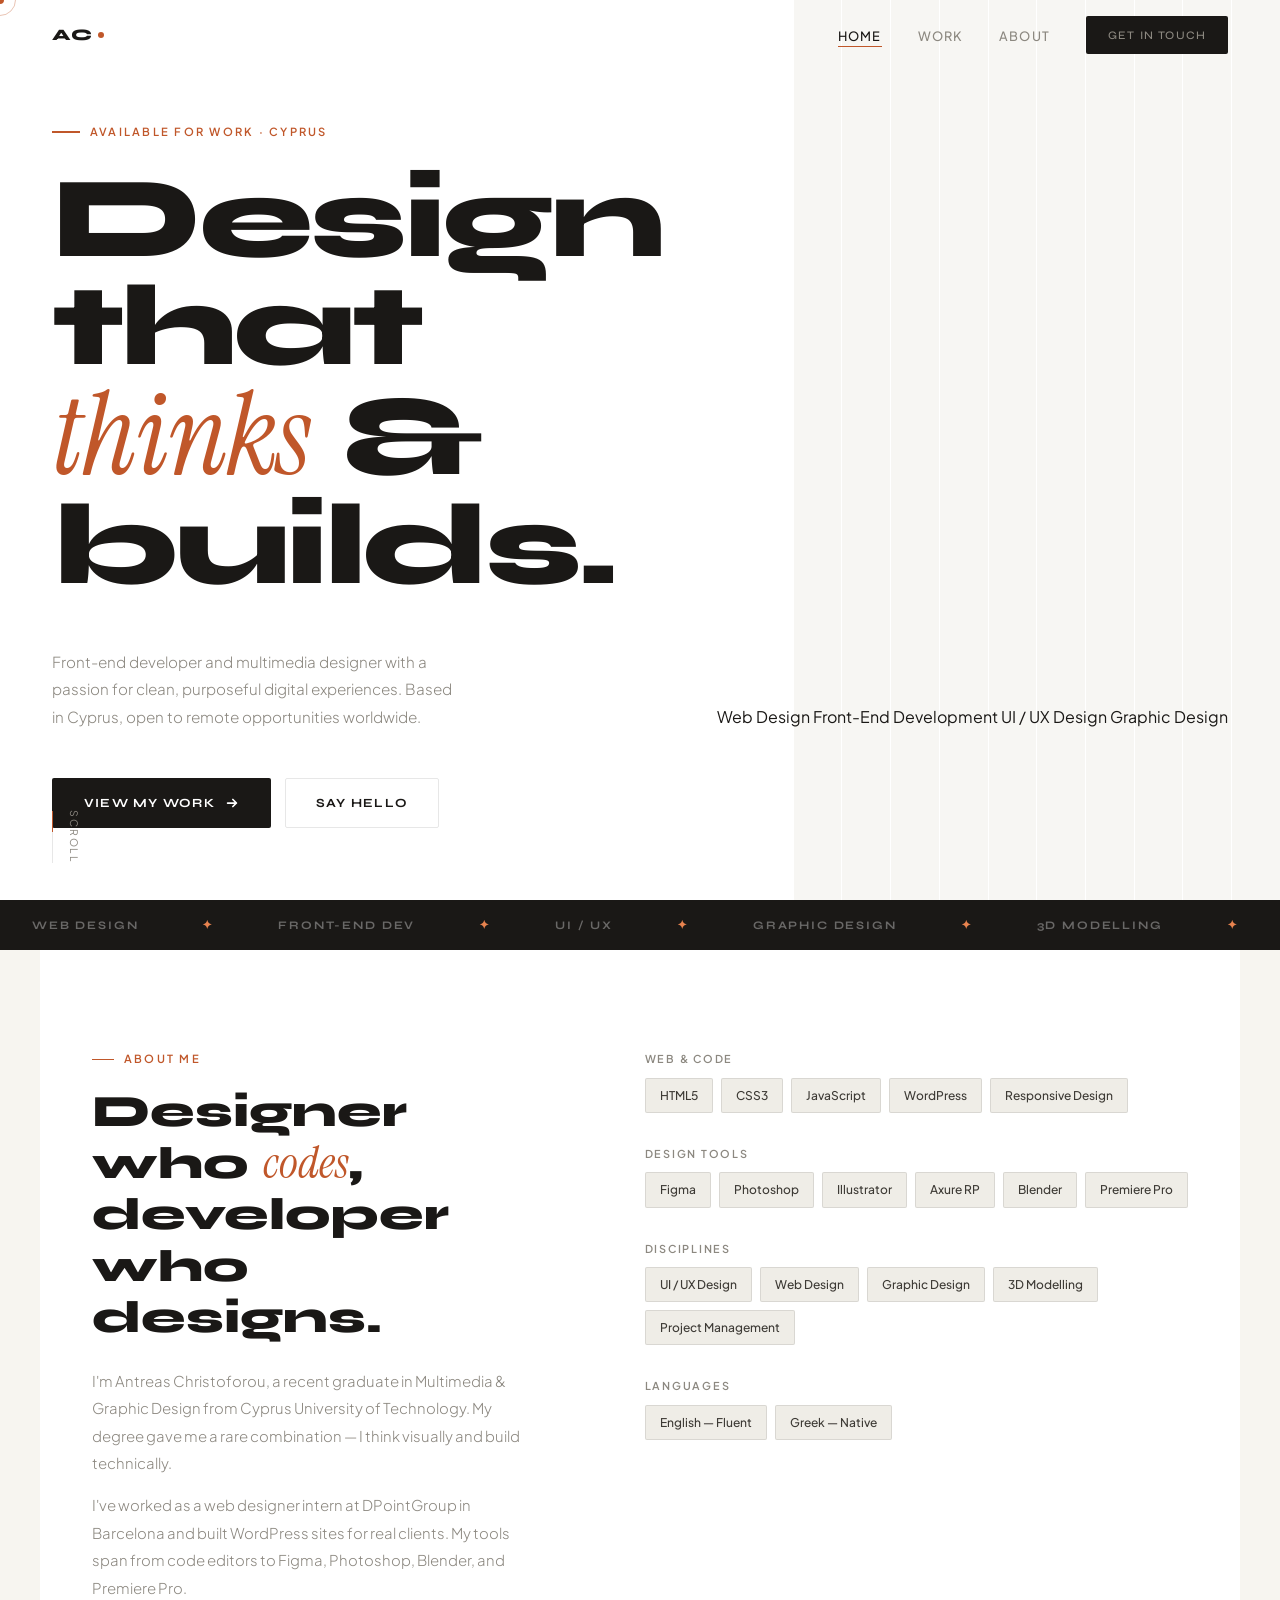
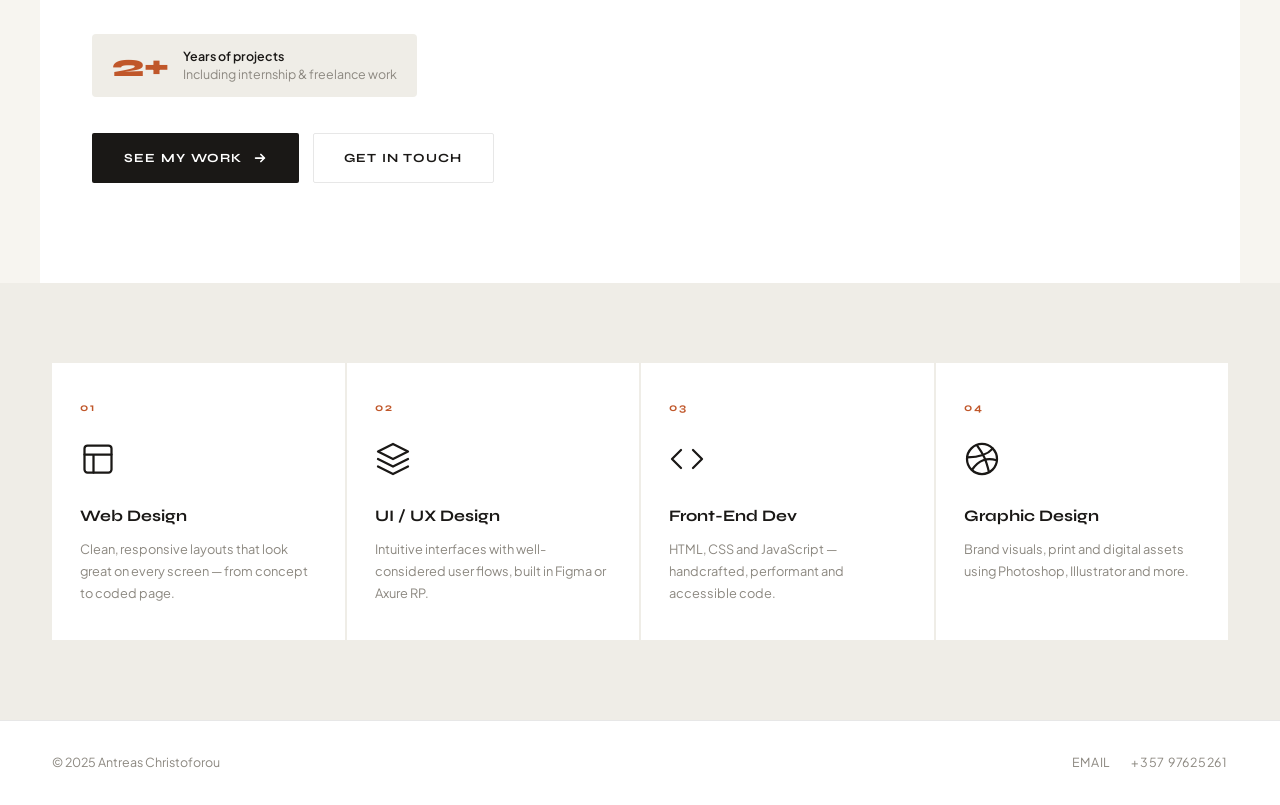
<file: index.html>
<!DOCTYPE html>
<html lang="en">
<head>
  <meta charset="UTF-8">
  <meta name="viewport" content="width=device-width, initial-scale=1.0">
  <title>Antreas Christoforou — Front-End Developer & Designer</title>
  <meta name="description" content="Front-end developer and multimedia designer based in Cyprus. Specialising in web design, UI/UX and creative digital experiences.">
  <link rel="stylesheet" href="styles.css">
</head>
<body>

  <!-- Cursor -->
  <div class="cursor"></div>
  <div class="cursor-ring"></div>

  <!-- Nav -->
  <nav>
    <a href="index.html" class="nav-logo">AC<span class="nav-logo-dot"></span></a>
    <ul class="nav-links">
      <li><a href="index.html" class="active">Home</a></li>
      <li><a href="portfolio.html">Work</a></li>
      <li><a href="index.html#about">About</a></li>
      <li><a href="mailto:christoforou.a8@gmail.com" class="btn-primary" style="padding:10px 22px;font-size:.72rem;">Get in touch</a></li>
    </ul>
    <button class="nav-toggle" aria-label="Toggle menu">
      <span></span><span></span><span></span>
    </button>
  </nav>
  <nav class="nav-drawer">
    <a href="index.html">Home</a>
    <a href="portfolio.html">Work</a>
    <a href="index.html#about">About</a>
    <a href="mailto:christoforou.a8@gmail.com">Contact</a>
  </nav>

  <!-- Hero -->
  <section class="hero">
    <div class="hero-lines">
      <span></span><span></span><span></span><span></span><span></span>
      <span></span><span></span><span></span><span></span><span></span>
    </div>

    <div class="scroll-indicator">
      <div class="scroll-bar"></div>
      <span>Scroll</span>
    </div>

    <div class="hero-eyebrow">
      <span class="hero-eyebrow-line"></span>
      Available for work · Cyprus
    </div>

    <h1 class="hero-heading">
      Design that<br>
      <em>thinks</em> &amp;<br>
      builds.
    </h1>

    <div class="hero-bottom">
      <p class="hero-desc">
        Front-end developer and multimedia designer with a passion for clean, purposeful digital experiences. Based in Cyprus, open to remote opportunities worldwide.
      </p>
      <div class="hero-roles">
        <span>Web Design</span>
        <span>Front-End Development</span>
        <span>UI / UX Design</span>
        <span>Graphic Design</span>
      </div>
    </div>

    <div class="hero-actions" style="margin-top:48px;">
      <a href="portfolio.html" class="btn-primary">
        View my work
        <svg viewBox="0 0 16 16" fill="none" width="14" height="14" stroke="currentColor" stroke-width="2" stroke-linecap="round" stroke-linejoin="round">
          <path d="M3 8h10M9 4l4 4-4 4"/>
        </svg>
      </a>
      <a href="mailto:christoforou.a8@gmail.com" class="btn-ghost">Say hello</a>
    </div>
  </section>

  <!-- Marquee -->
  <div class="marquee-strip" aria-hidden="true">
    <div class="marquee-track">
      <span>Web Design</span><span class="accent">✦</span>
      <span>Front-End Dev</span><span class="accent">✦</span>
      <span>UI / UX</span><span class="accent">✦</span>
      <span>Graphic Design</span><span class="accent">✦</span>
      <span>3D Modelling</span><span class="accent">✦</span>
      <span>Figma</span><span class="accent">✦</span>
      <span>Blender</span><span class="accent">✦</span>
      <span>WordPress</span><span class="accent">✦</span>
      <span>Photoshop</span><span class="accent">✦</span>
      <span>Illustrator</span><span class="accent">✦</span>
      <!-- duplicate for seamless loop -->
      <span>Web Design</span><span class="accent">✦</span>
      <span>Front-End Dev</span><span class="accent">✦</span>
      <span>UI / UX</span><span class="accent">✦</span>
      <span>Graphic Design</span><span class="accent">✦</span>
      <span>3D Modelling</span><span class="accent">✦</span>
      <span>Figma</span><span class="accent">✦</span>
      <span>Blender</span><span class="accent">✦</span>
      <span>WordPress</span><span class="accent">✦</span>
      <span>Photoshop</span><span class="accent">✦</span>
      <span>Illustrator</span><span class="accent">✦</span>
    </div>
  </div>

  <!-- About -->
  <section class="about-section" id="about">
    <div>
      <div class="about-label reveal">About me</div>
      <h2 class="reveal d1">Designer who <em>codes</em>,<br>developer who designs.</h2>
      <p class="reveal d2">
        I'm Antreas Christoforou, a recent graduate in Multimedia &amp; Graphic Design from Cyprus University of Technology. My degree gave me a rare combination — I think visually and build technically.
      </p>
      <p class="reveal d3">
        I've worked as a web designer intern at DPointGroup in Barcelona and built WordPress sites for real clients. My tools span from code editors to Figma, Photoshop, Blender, and Premiere Pro.
      </p>

      <div class="exp-badge reveal d4">
        <div class="exp-badge-num">2+</div>
        <div class="exp-badge-text">
          <strong>Years of projects</strong>
          Including internship &amp; freelance work
        </div>
      </div>

      <div class="hero-actions reveal d5">
        <a href="portfolio.html" class="btn-primary">
          See my work
          <svg viewBox="0 0 16 16" fill="none" width="14" height="14" stroke="currentColor" stroke-width="2" stroke-linecap="round" stroke-linejoin="round"><path d="M3 8h10M9 4l4 4-4 4"/></svg>
        </a>
        <a href="mailto:christoforou.a8@gmail.com" class="btn-ghost">Get in touch</a>
      </div>
    </div>

    <div class="skills-block">
      <div class="reveal">
        <div class="skills-category-label">Web &amp; Code</div>
        <div class="skills-tags">
          <span class="skill-tag">HTML5</span>
          <span class="skill-tag">CSS3</span>
          <span class="skill-tag">JavaScript</span>
          <span class="skill-tag">WordPress</span>
          <span class="skill-tag">Responsive Design</span>
        </div>
      </div>
      <div class="reveal d1">
        <div class="skills-category-label">Design Tools</div>
        <div class="skills-tags">
          <span class="skill-tag">Figma</span>
          <span class="skill-tag">Photoshop</span>
          <span class="skill-tag">Illustrator</span>
          <span class="skill-tag">Axure RP</span>
          <span class="skill-tag">Blender</span>
          <span class="skill-tag">Premiere Pro</span>
        </div>
      </div>
      <div class="reveal d2">
        <div class="skills-category-label">Disciplines</div>
        <div class="skills-tags">
          <span class="skill-tag">UI / UX Design</span>
          <span class="skill-tag">Web Design</span>
          <span class="skill-tag">Graphic Design</span>
          <span class="skill-tag">3D Modelling</span>
          <span class="skill-tag">Project Management</span>
        </div>
      </div>
      <div class="reveal d3">
        <div class="skills-category-label">Languages</div>
        <div class="skills-tags">
          <span class="skill-tag">English — Fluent</span>
          <span class="skill-tag">Greek — Native</span>
        </div>
      </div>
    </div>
  </section>

  <!-- Services -->
  <div class="services-strip">
    <div class="services-grid">
      <div class="service-card reveal">
        <div class="service-num">01</div>
        <svg class="service-icon" viewBox="0 0 24 24" fill="none" stroke="currentColor" stroke-width="1.5" stroke-linecap="round" stroke-linejoin="round">
          <rect x="3" y="3" width="18" height="18" rx="2"/><path d="M3 9h18M9 21V9"/>
        </svg>
        <h4>Web Design</h4>
        <p>Clean, responsive layouts that look great on every screen — from concept to coded page.</p>
      </div>
      <div class="service-card reveal d1">
        <div class="service-num">02</div>
        <svg class="service-icon" viewBox="0 0 24 24" fill="none" stroke="currentColor" stroke-width="1.5" stroke-linecap="round" stroke-linejoin="round">
          <path d="M12 2L2 7l10 5 10-5-10-5zM2 17l10 5 10-5M2 12l10 5 10-5"/>
        </svg>
        <h4>UI / UX Design</h4>
        <p>Intuitive interfaces with well-considered user flows, built in Figma or Axure RP.</p>
      </div>
      <div class="service-card reveal d2">
        <div class="service-num">03</div>
        <svg class="service-icon" viewBox="0 0 24 24" fill="none" stroke="currentColor" stroke-width="1.5" stroke-linecap="round" stroke-linejoin="round">
          <polyline points="16 18 22 12 16 6"/><polyline points="8 6 2 12 8 18"/>
        </svg>
        <h4>Front-End Dev</h4>
        <p>HTML, CSS and JavaScript — handcrafted, performant and accessible code.</p>
      </div>
      <div class="service-card reveal d3">
        <div class="service-num">04</div>
        <svg class="service-icon" viewBox="0 0 24 24" fill="none" stroke="currentColor" stroke-width="1.5" stroke-linecap="round" stroke-linejoin="round">
          <circle cx="12" cy="12" r="10"/><path d="M8.56 2.75c4.37 6.03 6.02 9.42 8.03 17.72m2.54-15.38c-3.72 4.35-8.94 5.66-16.88 5.85m19.5 1.9c-3.5-.93-6.63-.82-8.94 0-2.58.92-5.01 2.86-7.44 6.32"/>
        </svg>
        <h4>Graphic Design</h4>
        <p>Brand visuals, print and digital assets using Photoshop, Illustrator and more.</p>
      </div>
    </div>
  </div>

  <!-- Footer -->
  <footer class="site-footer">
    <p>© 2025 Antreas Christoforou</p>
    <div class="footer-socials">
      <a href="mailto:christoforou.a8@gmail.com">Email</a>
      <a href="tel:+35797625261">+357 97625261</a>
    </div>
  </footer>

  <script src="main.js"></script>
</body>
</html>
</file>
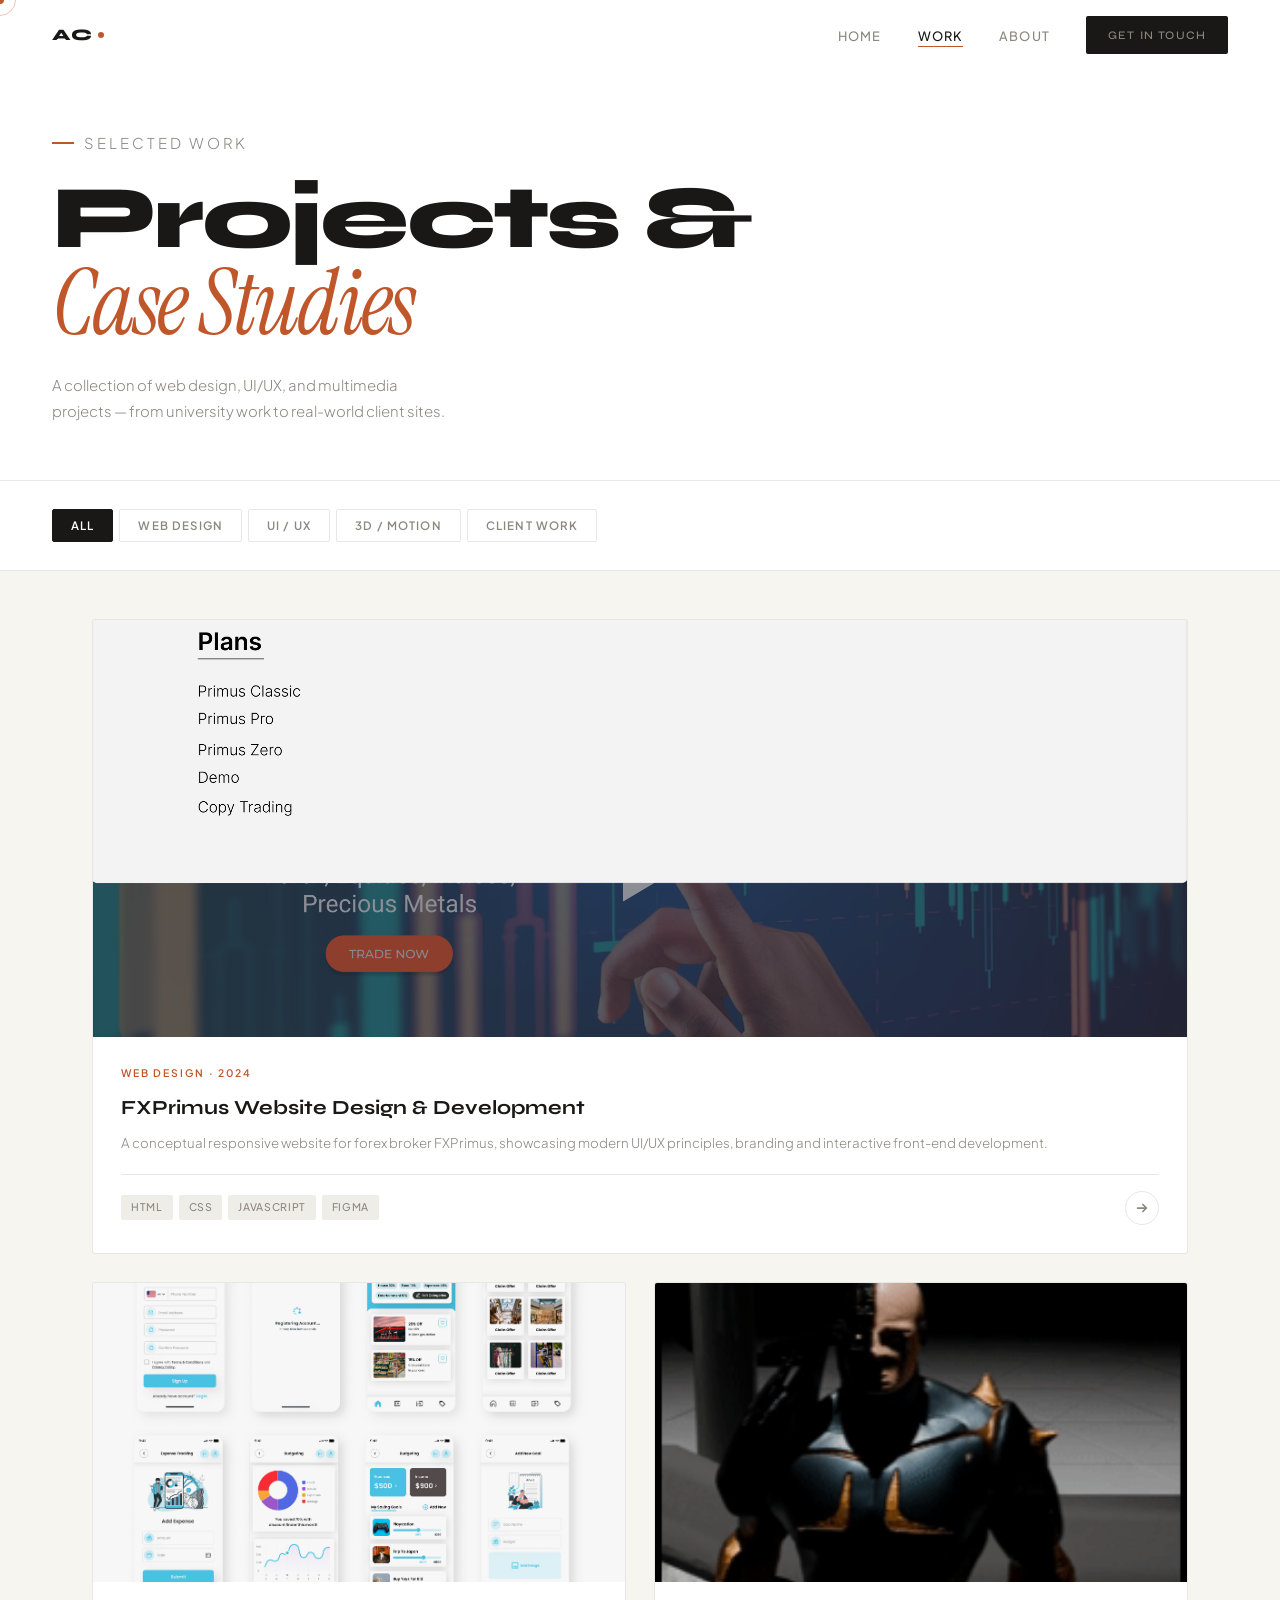
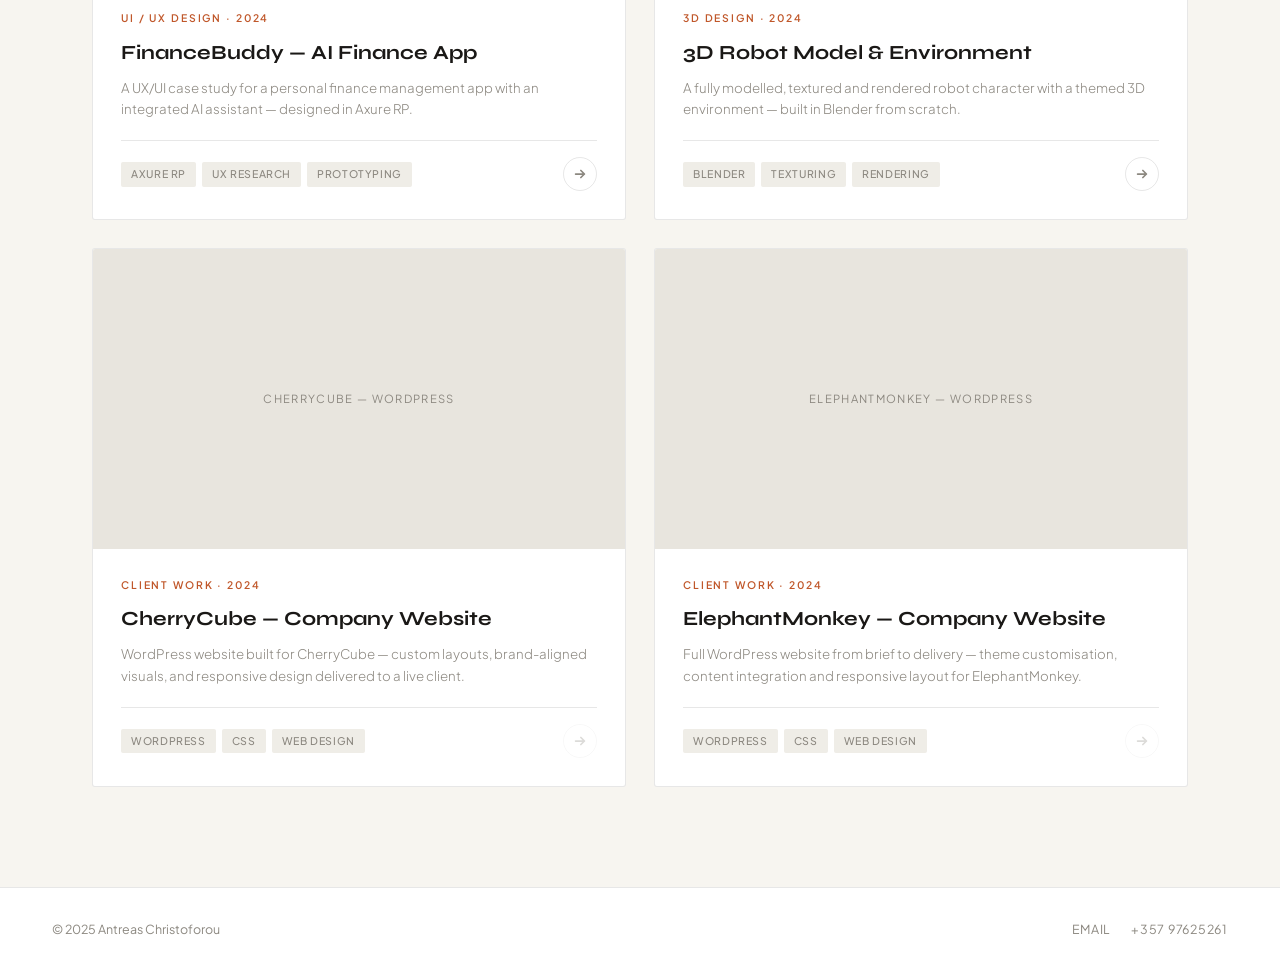
<file: portfolio.html>
<!DOCTYPE html>
<html lang="en">
<head>
  <meta charset="UTF-8">
  <meta name="viewport" content="width=device-width, initial-scale=1.0">
  <title>Work — Antreas Christoforou</title>
  <meta name="description" content="Portfolio of front-end and design projects by Antreas Christoforou.">
  <link rel="stylesheet" href="styles.css">
</head>
<body>

  <div class="cursor"></div>
  <div class="cursor-ring"></div>

  <nav>
    <a href="index.html" class="nav-logo">AC<span class="nav-logo-dot"></span></a>
    <ul class="nav-links">
      <li><a href="index.html">Home</a></li>
      <li><a href="portfolio.html" class="active">Work</a></li>
      <li><a href="index.html#about">About</a></li>
      <li><a href="mailto:christoforou.a8@gmail.com" class="btn-primary" style="padding:10px 22px;font-size:.72rem;">Get in touch</a></li>
    </ul>
    <button class="nav-toggle" aria-label="Toggle menu">
      <span></span><span></span><span></span>
    </button>
  </nav>
  <nav class="nav-drawer">
    <a href="index.html">Home</a>
    <a href="portfolio.html">Work</a>
    <a href="index.html#about">About</a>
    <a href="mailto:christoforou.a8@gmail.com">Contact</a>
  </nav>

  <!-- Hero -->
  <section class="portfolio-hero">
    <p class="about-label" style="margin-bottom:20px;animation:fadeUp .6s var(--ease) .1s both;">Selected work</p>
    <h1 style="animation:fadeUp .75s var(--ease) .2s both;">Projects &amp;<br><em>Case Studies</em></h1>
    <p style="margin-top:16px;animation:fadeUp .75s var(--ease) .3s both;">A collection of web design, UI/UX, and multimedia projects — from university work to real-world client sites.</p>
  </section>

  <!-- Filter -->
  <div class="filter-bar">
    <button class="filter-btn active" data-filter="all">All</button>
    <button class="filter-btn" data-filter="web">Web Design</button>
    <button class="filter-btn" data-filter="uiux">UI / UX</button>
    <button class="filter-btn" data-filter="3d">3D / Motion</button>
    <button class="filter-btn" data-filter="client">Client Work</button>
  </div>

  <!-- Grid -->
  <div class="projects-grid">

    <!-- fxPrimus — featured -->
    <a href="fxprimus.html" class="project-card featured reveal" data-cat="web">
      <div class="project-card-thumb">
        <img src="images/fxprimus/fxprimusheader.png" alt="fxPrimus website" onerror="this.style.display='none';this.nextElementSibling.style.display='flex'">
        <div class="project-card-placeholder" style="display:none;">fxPrimus — Web Design</div>
      </div>
      <div class="project-card-body">
        <div class="project-card-tag">Web Design · 2024</div>
        <div class="project-card-title">FXPrimus Website Design &amp; Development</div>
        <p class="project-card-desc">A conceptual responsive website for forex broker FXPrimus, showcasing modern UI/UX principles, branding and interactive front-end development.</p>
        <div class="project-card-footer">
          <div class="project-card-tools">
            <span class="project-tool">HTML</span>
            <span class="project-tool">CSS</span>
            <span class="project-tool">JavaScript</span>
            <span class="project-tool">Figma</span>
          </div>
          <div class="card-link-arrow">
            <svg width="14" height="14" viewBox="0 0 16 16" fill="none" stroke="currentColor" stroke-width="2" stroke-linecap="round" stroke-linejoin="round"><path d="M3 8h10M9 4l4 4-4 4"/></svg>
          </div>
        </div>
      </div>
    </a>

    <!-- FinanceBuddy -->
    <a href="financebuddy.html" class="project-card reveal d1" data-cat="uiux">
      <div class="project-card-thumb">
        <img src="images/financebuddy/Frame 1.jpg" alt="FinanceBuddy app" onerror="this.style.display='none';this.nextElementSibling.style.display='flex'">
        <div class="project-card-placeholder" style="display:none;">FinanceBuddy — UI/UX</div>
      </div>
      <div class="project-card-body">
        <div class="project-card-tag">UI / UX Design · 2024</div>
        <div class="project-card-title">FinanceBuddy — AI Finance App</div>
        <p class="project-card-desc">A UX/UI case study for a personal finance management app with an integrated AI assistant — designed in Axure RP.</p>
        <div class="project-card-footer">
          <div class="project-card-tools">
            <span class="project-tool">Axure RP</span>
            <span class="project-tool">UX Research</span>
            <span class="project-tool">Prototyping</span>
          </div>
          <div class="card-link-arrow">
            <svg width="14" height="14" viewBox="0 0 16 16" fill="none" stroke="currentColor" stroke-width="2" stroke-linecap="round" stroke-linejoin="round"><path d="M3 8h10M9 4l4 4-4 4"/></svg>
          </div>
        </div>
      </div>
    </a>

    <!-- 3D Robot -->
    <a href="robot3dmodel.html" class="project-card reveal d2" data-cat="3d">
      <div class="project-card-thumb">
        <img src="images/robot.gif" alt="3D Robot Model" onerror="this.style.display='none';this.nextElementSibling.style.display='flex'">
        <div class="project-card-placeholder" style="display:none;">3D Robot — Blender</div>
      </div>
      <div class="project-card-body">
        <div class="project-card-tag">3D Design · 2024</div>
        <div class="project-card-title">3D Robot Model &amp; Environment</div>
        <p class="project-card-desc">A fully modelled, textured and rendered robot character with a themed 3D environment — built in Blender from scratch.</p>
        <div class="project-card-footer">
          <div class="project-card-tools">
            <span class="project-tool">Blender</span>
            <span class="project-tool">Texturing</span>
            <span class="project-tool">Rendering</span>
          </div>
          <div class="card-link-arrow">
            <svg width="14" height="14" viewBox="0 0 16 16" fill="none" stroke="currentColor" stroke-width="2" stroke-linecap="round" stroke-linejoin="round"><path d="M3 8h10M9 4l4 4-4 4"/></svg>
          </div>
        </div>
      </div>
    </a>

    <!-- CherryCube -->
    <div class="project-card reveal d1" data-cat="client" style="cursor:default;">
      <div class="project-card-thumb">
        <div class="project-card-placeholder">CherryCube — WordPress</div>
      </div>
      <div class="project-card-body">
        <div class="project-card-tag">Client Work · 2024</div>
        <div class="project-card-title">CherryCube — Company Website</div>
        <p class="project-card-desc">WordPress website built for CherryCube — custom layouts, brand-aligned visuals, and responsive design delivered to a live client.</p>
        <div class="project-card-footer">
          <div class="project-card-tools">
            <span class="project-tool">WordPress</span>
            <span class="project-tool">CSS</span>
            <span class="project-tool">Web Design</span>
          </div>
          <div class="card-link-arrow" style="opacity:.3;">
            <svg width="14" height="14" viewBox="0 0 16 16" fill="none" stroke="currentColor" stroke-width="2" stroke-linecap="round" stroke-linejoin="round"><path d="M3 8h10M9 4l4 4-4 4"/></svg>
          </div>
        </div>
      </div>
    </div>

    <!-- ElephantMonkey -->
    <div class="project-card reveal d2" data-cat="client" style="cursor:default;">
      <div class="project-card-thumb">
        <div class="project-card-placeholder">ElephantMonkey — WordPress</div>
      </div>
      <div class="project-card-body">
        <div class="project-card-tag">Client Work · 2024</div>
        <div class="project-card-title">ElephantMonkey — Company Website</div>
        <p class="project-card-desc">Full WordPress website from brief to delivery — theme customisation, content integration and responsive layout for ElephantMonkey.</p>
        <div class="project-card-footer">
          <div class="project-card-tools">
            <span class="project-tool">WordPress</span>
            <span class="project-tool">CSS</span>
            <span class="project-tool">Web Design</span>
          </div>
          <div class="card-link-arrow" style="opacity:.3;">
            <svg width="14" height="14" viewBox="0 0 16 16" fill="none" stroke="currentColor" stroke-width="2" stroke-linecap="round" stroke-linejoin="round"><path d="M3 8h10M9 4l4 4-4 4"/></svg>
          </div>
        </div>
      </div>
    </div>

  </div>

  <footer class="site-footer">
    <p>© 2025 Antreas Christoforou</p>
    <div class="footer-socials">
      <a href="mailto:christoforou.a8@gmail.com">Email</a>
      <a href="tel:+35797625261">+357 97625261</a>
    </div>
  </footer>

  <script src="main.js"></script>
</body>
</html>
</file>
<file: styles.css>
/* ============================================================
   ANTREAS CHRISTOFOROU — PORTFOLIO
   Aesthetic: Light editorial — crisp, warm, professional
   Fonts: Syne (display) + Instrument Serif (italic) + Plus Jakarta Sans (body)
   ============================================================ */

@import url('https://fonts.googleapis.com/css2?family=Syne:wght@400;600;700;800&family=Plus+Jakarta+Sans:ital,wght@0,300;0,400;0,500;0,600;1,300&family=Instrument+Serif:ital@0;1&display=swap');

/* ── Variables ─────────────────────────────────────────────── */
:root {
  --bg:          #F7F5F0;
  --bg2:         #EFEDE7;
  --bg3:         #E8E5DE;
  --ink:         #1A1816;
  --ink2:        #3D3A35;
  --muted:       #8C8880;
  --border:      rgba(26,24,22,0.1);
  --accent:      #C0572A;
  --accent2:     #E8834F;
  --white:       #FFFFFF;
  --nav-h:       70px;
  --ease:        cubic-bezier(0.16, 1, 0.3, 1);
  --ease2:       cubic-bezier(0.4, 0, 0.2, 1);
}

/* ── Reset ─────────────────────────────────────────────────── */
*, *::before, *::after { box-sizing: border-box; margin: 0; padding: 0; }
html { font-size: 16px; scroll-behavior: smooth; }
body {
  font-family: 'Plus Jakarta Sans', sans-serif;
  background: var(--bg);
  color: var(--ink);
  line-height: 1.6;
  overflow-x: hidden;
}
a { text-decoration: none; color: inherit; }
img { display: block; max-width: 100%; }
ul { list-style: none; }

/* ── Custom cursor (desktop only) ─────────────────────────── */
@media (pointer: fine) {
  body { cursor: none; }
  .cursor {
    position: fixed;
    width: 8px; height: 8px;
    background: var(--accent);
    border-radius: 50%;
    pointer-events: none;
    z-index: 9999;
    transform: translate(-50%, -50%);
    transition: width .25s var(--ease), height .25s var(--ease), background .25s;
    will-change: transform;
  }
  .cursor-ring {
    position: fixed;
    width: 32px; height: 32px;
    border: 1.5px solid rgba(192,87,42,0.35);
    border-radius: 50%;
    pointer-events: none;
    z-index: 9998;
    transform: translate(-50%, -50%);
    transition: width .35s var(--ease), height .35s var(--ease), opacity .3s, border-color .3s;
    will-change: transform;
  }
  .cursor.grow { width: 18px; height: 18px; background: var(--accent2); }
  .cursor-ring.grow { width: 50px; height: 50px; border-color: rgba(192,87,42,0.5); }
}

/* ── Nav ───────────────────────────────────────────────────── */
nav {
  position: fixed; top: 0; left: 0; right: 0;
  height: var(--nav-h);
  display: flex; align-items: center; justify-content: space-between;
  padding: 0 52px;
  z-index: 200;
  transition: background .4s, box-shadow .4s, backdrop-filter .4s;
}
nav.scrolled {
  background: rgba(247,245,240,0.88);
  backdrop-filter: blur(18px);
  -webkit-backdrop-filter: blur(18px);
  box-shadow: 0 1px 0 var(--border);
}
.nav-logo {
  font-family: 'Syne', sans-serif;
  font-weight: 800;
  font-size: 1rem;
  letter-spacing: .04em;
  color: var(--ink);
  display: flex; align-items: center; gap: 6px;
}
.nav-logo-dot {
  width: 6px; height: 6px;
  border-radius: 50%;
  background: var(--accent);
  display: inline-block;
}
.nav-links { display: flex; align-items: center; gap: 36px; }
.nav-links a {
  font-size: .8rem;
  font-weight: 500;
  letter-spacing: .1em;
  text-transform: uppercase;
  color: var(--muted);
  position: relative;
  transition: color .3s;
}
.nav-links a::after {
  content: '';
  position: absolute; bottom: -3px; left: 0;
  height: 1.5px; width: 0;
  background: var(--accent);
  transition: width .3s var(--ease);
}
.nav-links a:hover, .nav-links a.active { color: var(--ink); }
.nav-links a:hover::after, .nav-links a.active::after { width: 100%; }

/* Hamburger */
.nav-toggle {
  display: none; flex-direction: column;
  gap: 5px; cursor: pointer; padding: 4px; z-index: 201;
}
.nav-toggle span {
  display: block; width: 22px; height: 2px;
  background: var(--ink); border-radius: 2px;
  transition: transform .35s var(--ease), opacity .3s;
}
.nav-toggle.open span:nth-child(1) { transform: translateY(7px) rotate(45deg); }
.nav-toggle.open span:nth-child(2) { opacity: 0; }
.nav-toggle.open span:nth-child(3) { transform: translateY(-7px) rotate(-45deg); }

/* Mobile drawer */
.nav-drawer {
  position: fixed; inset: 0;
  background: var(--bg);
  z-index: 199;
  display: flex; flex-direction: column;
  align-items: center; justify-content: center; gap: 36px;
  opacity: 0; pointer-events: none;
  transition: opacity .4s var(--ease);
}
.nav-drawer.open { opacity: 1; pointer-events: all; }
.nav-drawer a {
  font-family: 'Syne', sans-serif;
  font-size: 2.4rem; font-weight: 800;
  color: var(--bg3);
  transition: color .3s;
}
.nav-drawer a:hover { color: var(--accent); }

/* ── Scroll reveal ─────────────────────────────────────────── */
.reveal {
  opacity: 0; transform: translateY(28px);
  transition: opacity .75s var(--ease), transform .75s var(--ease);
}
.reveal.visible { opacity: 1; transform: none; }
.reveal-l {
  opacity: 0; transform: translateX(-30px);
  transition: opacity .75s var(--ease), transform .75s var(--ease);
}
.reveal-l.visible { opacity: 1; transform: none; }

/* delay helpers */
.d1 { transition-delay: .08s; }
.d2 { transition-delay: .16s; }
.d3 { transition-delay: .24s; }
.d4 { transition-delay: .32s; }
.d5 { transition-delay: .40s; }

/* ── Footer ────────────────────────────────────────────────── */
.site-footer {
  border-top: 1px solid var(--border);
  padding: 32px 52px;
  display: flex; align-items: center;
  justify-content: space-between; flex-wrap: wrap; gap: 12px;
  background: var(--white);
}
.site-footer p { font-size: .78rem; color: var(--muted); }
.footer-socials { display: flex; gap: 20px; }
.footer-socials a {
  font-size: .78rem; letter-spacing: .06em;
  text-transform: uppercase; color: var(--muted);
  transition: color .3s;
}
.footer-socials a:hover { color: var(--accent); }

/* ============================================================
   HOME PAGE
   ============================================================ */
.hero {
  min-height: 100vh;
  display: flex; flex-direction: column; justify-content: flex-end;
  padding: calc(var(--nav-h) + 40px) 52px 72px;
  position: relative; overflow: hidden;
  background: var(--white);
}

/* Thin ruled lines decoration */
.hero-lines {
  position: absolute; top: 0; right: 0;
  width: 38%; height: 100%;
  display: flex; gap: 1px;
  pointer-events: none;
}
.hero-lines span {
  flex: 1;
  background: var(--bg2);
  opacity: .5;
}

/* Floating label */
.hero-eyebrow {
  display: inline-flex; align-items: center; gap: 10px;
  font-size: .7rem; font-weight: 600;
  letter-spacing: .2em; text-transform: uppercase;
  color: var(--accent); margin-bottom: 24px;
  animation: fadeUp .7s var(--ease) .1s both;
}
.hero-eyebrow-line { width: 28px; height: 1.5px; background: var(--accent); }

.hero-heading {
  font-family: 'Syne', sans-serif;
  font-weight: 800;
  font-size: clamp(3.4rem, 9vw, 8.5rem);
  line-height: .94;
  letter-spacing: -.03em;
  color: var(--ink);
  max-width: 900px;
  margin-bottom: 48px;
  animation: fadeUp .85s var(--ease) .25s both;
}
.hero-heading em {
  font-family: 'Instrument Serif', serif;
  font-style: italic;
  color: var(--accent);
  font-weight: 400;
  letter-spacing: -.01em;
}

.hero-bottom {
  display: flex; align-items: flex-end;
  justify-content: space-between;
  gap: 40px; flex-wrap: wrap;
  animation: fadeUp .85s var(--ease) .4s both;
}
.hero-desc {
  max-width: 400px; font-size: .95rem;
  color: var(--muted); line-height: 1.8; font-weight: 300;
}
.hero-actions { display: flex; gap: 14px; flex-wrap: wrap; }

.btn-primary {
  display: inline-flex; align-items: center; gap: 10px;
  font-family: 'Syne', sans-serif;
  font-size: .78rem; font-weight: 700;
  letter-spacing: .1em; text-transform: uppercase;
  background: var(--ink); color: var(--white);
  padding: 15px 32px; border-radius: 2px;
  transition: background .3s, gap .3s var(--ease), transform .3s var(--ease);
}
.btn-primary:hover { background: var(--accent); gap: 16px; transform: translateY(-2px); }

.btn-ghost {
  display: inline-flex; align-items: center; gap: 10px;
  font-family: 'Syne', sans-serif;
  font-size: .78rem; font-weight: 700;
  letter-spacing: .1em; text-transform: uppercase;
  background: transparent; color: var(--ink);
  padding: 14px 30px; border-radius: 2px;
  border: 1.5px solid var(--border);
  transition: border-color .3s, color .3s, transform .3s var(--ease);
}
.btn-ghost:hover { border-color: var(--ink); transform: translateY(-2px); }

/* Scroll indicator */
.scroll-indicator {
  position: absolute; bottom: 36px; left: 52px;
  display: flex; align-items: center; gap: 12px;
  animation: fadeIn 1s ease .9s both;
}
.scroll-indicator span {
  font-size: .65rem; letter-spacing: .18em;
  text-transform: uppercase; color: var(--muted);
  writing-mode: vertical-rl;
}
.scroll-bar {
  width: 1px; height: 52px;
  background: var(--border); overflow: hidden; position: relative;
}
.scroll-bar::after {
  content: '';
  position: absolute; top: 0; left: 0;
  width: 100%; height: 40%;
  background: var(--accent);
  animation: scrollSlide 1.6s ease-in-out infinite;
}
@keyframes scrollSlide {
  0%   { transform: translateY(-100%); }
  100% { transform: translateY(300%); }
}

/* Hero marquee strip */
.marquee-strip {
  background: var(--ink);
  overflow: hidden; padding: 16px 0;
  position: relative;
}
.marquee-track {
  display: flex; gap: 0;
  animation: marquee 22s linear infinite;
  width: max-content;
}
.marquee-track span {
  font-family: 'Syne', sans-serif;
  font-size: .72rem; font-weight: 700;
  letter-spacing: .16em; text-transform: uppercase;
  color: rgba(255,255,255,.35);
  white-space: nowrap; padding: 0 32px;
}
.marquee-track span.accent { color: var(--accent2); }
@keyframes marquee {
  from { transform: translateX(0); }
  to   { transform: translateX(-50%); }
}

/* About section on homepage */
.about-section {
  background: var(--white);
  padding: 100px 52px;
  display: grid;
  grid-template-columns: 1fr 1.2fr;
  gap: 100px; align-items: start;
  max-width: 1200px; margin: 0 auto;
}
.about-label {
  font-size: .7rem; font-weight: 600;
  letter-spacing: .2em; text-transform: uppercase;
  color: var(--accent); margin-bottom: 18px;
  display: flex; align-items: center; gap: 10px;
}
.about-label::before { content: ''; width: 22px; height: 1.5px; background: var(--accent); }
.about-section h2 {
  font-family: 'Syne', sans-serif;
  font-size: clamp(1.8rem, 3.5vw, 3rem);
  font-weight: 800; line-height: 1.15; color: var(--ink);
  margin-bottom: 24px;
}
.about-section h2 em {
  font-family: 'Instrument Serif', serif;
  font-style: italic; font-weight: 400;
  color: var(--accent);
}
.about-section p {
  font-size: .93rem; color: var(--muted);
  line-height: 1.85; font-weight: 300; margin-bottom: 14px;
}
.about-section p:last-of-type { margin-bottom: 32px; }

/* Experience badge */
.exp-badge {
  display: inline-flex; align-items: center; gap: 14px;
  background: var(--bg2); border-radius: 4px;
  padding: 14px 20px; margin-bottom: 36px;
}
.exp-badge-num {
  font-family: 'Syne', sans-serif;
  font-size: 2rem; font-weight: 800; color: var(--accent);
  line-height: 1;
}
.exp-badge-text { font-size: .78rem; color: var(--muted); line-height: 1.4; }
.exp-badge-text strong { display: block; color: var(--ink); font-weight: 600; }

/* Skills grid */
.skills-block { display: flex; flex-direction: column; gap: 32px; }
.skills-category-label {
  font-size: .68rem; font-weight: 600;
  letter-spacing: .16em; text-transform: uppercase;
  color: var(--muted); margin-bottom: 10px;
}
.skills-tags { display: flex; flex-wrap: wrap; gap: 8px; }
.skill-tag {
  font-size: .75rem; font-weight: 500;
  color: var(--ink2); background: var(--bg2);
  border: 1px solid var(--border); border-radius: 2px;
  padding: 7px 14px;
  transition: background .25s, border-color .25s, color .25s, transform .25s var(--ease);
}
.skill-tag:hover {
  background: var(--accent); color: white;
  border-color: var(--accent); transform: translateY(-2px);
}

/* Services / what I do strip */
.services-strip {
  background: var(--bg2);
  padding: 80px 52px;
}
.services-grid {
  display: grid;
  grid-template-columns: repeat(4, 1fr);
  gap: 2px; max-width: 1200px; margin: 0 auto;
}
.service-card {
  background: var(--white); padding: 36px 28px;
  transition: background .3s, transform .4s var(--ease);
}
.service-card:hover { background: var(--ink); transform: translateY(-4px); }
.service-num {
  font-family: 'Syne', sans-serif;
  font-size: .7rem; font-weight: 700;
  letter-spacing: .2em; color: var(--accent);
  margin-bottom: 24px;
}
.service-icon {
  width: 36px; height: 36px; margin-bottom: 20px;
  color: var(--ink); transition: color .3s;
}
.service-card:hover .service-icon { color: var(--accent2); }
.service-card h4 {
  font-family: 'Syne', sans-serif;
  font-size: 1rem; font-weight: 700;
  color: var(--ink); margin-bottom: 10px;
  transition: color .3s;
}
.service-card:hover h4 { color: var(--white); }
.service-card p {
  font-size: .8rem; color: var(--muted);
  line-height: 1.7; transition: color .3s;
}
.service-card:hover p { color: rgba(255,255,255,.5); }

/* ============================================================
   PORTFOLIO PAGE
   ============================================================ */
.portfolio-hero {
  padding: calc(var(--nav-h) + 60px) 52px 56px;
  background: var(--white);
  border-bottom: 1px solid var(--border);
}
.portfolio-hero h1 {
  font-family: 'Syne', sans-serif;
  font-size: clamp(2.8rem, 7vw, 6.5rem);
  font-weight: 800; line-height: .95;
  letter-spacing: -.03em; color: var(--ink);
  max-width: 700px; margin-bottom: 24px;
}
.portfolio-hero h1 em {
  font-family: 'Instrument Serif', serif;
  font-style: italic; font-weight: 400; color: var(--accent);
}
.portfolio-hero p {
  font-size: .93rem; color: var(--muted);
  max-width: 400px; line-height: 1.75; font-weight: 300;
}

/* Filter bar */
.filter-bar {
  display: flex; gap: 6px; flex-wrap: wrap;
  padding: 28px 52px; background: var(--white);
  border-bottom: 1px solid var(--border);
}
.filter-btn {
  font-family: 'Plus Jakarta Sans', sans-serif;
  font-size: .72rem; font-weight: 600;
  letter-spacing: .1em; text-transform: uppercase;
  background: transparent; border: 1.5px solid var(--border);
  color: var(--muted); padding: 8px 18px;
  border-radius: 2px; cursor: pointer;
  transition: all .25s;
}
.filter-btn:hover { color: var(--ink); border-color: var(--ink); }
.filter-btn.active { background: var(--ink); color: white; border-color: var(--ink); }

/* Project grid */
.projects-grid {
  padding: 48px 52px 100px;
  display: grid;
  grid-template-columns: repeat(2, 1fr);
  gap: 28px; max-width: 1200px; margin: 0 auto;
}
.project-card {
  background: var(--white);
  border: 1px solid var(--border);
  border-radius: 3px; overflow: hidden;
  transition: transform .5s var(--ease), box-shadow .5s var(--ease), border-color .3s;
  cursor: pointer;
}
.project-card:hover {
  transform: translateY(-6px);
  box-shadow: 0 24px 60px rgba(26,24,22,.1);
  border-color: transparent;
}
.project-card.featured { grid-column: span 2; }

.project-card-thumb {
  width: 100%; aspect-ratio: 16/9;
  background: var(--bg2); overflow: hidden;
  position: relative;
}
.project-card.featured .project-card-thumb { aspect-ratio: 21/8; }
.project-card-thumb img {
  width: 100%; height: 100%; object-fit: cover;
  transition: transform .8s var(--ease), filter .5s;
  filter: brightness(.97);
}
.project-card:hover .project-card-thumb img {
  transform: scale(1.04); filter: brightness(.9);
}

.project-card-placeholder {
  width: 100%; height: 100%;
  display: flex; align-items: center; justify-content: center;
  background: var(--bg3);
  font-size: .7rem; letter-spacing: .12em;
  text-transform: uppercase; color: var(--muted);
}

.project-card-body { padding: 28px; }
.project-card-tag {
  font-size: .65rem; font-weight: 600;
  letter-spacing: .18em; text-transform: uppercase;
  color: var(--accent); margin-bottom: 10px;
}
.project-card-title {
  font-family: 'Syne', sans-serif;
  font-size: 1.25rem; font-weight: 700;
  color: var(--ink); margin-bottom: 8px;
  transition: color .3s;
}
.project-card:hover .project-card-title { color: var(--accent); }
.project-card-desc {
  font-size: .83rem; color: var(--muted);
  line-height: 1.65; font-weight: 300;
}
.project-card-footer {
  display: flex; align-items: center;
  justify-content: space-between;
  margin-top: 20px; padding-top: 16px;
  border-top: 1px solid var(--border);
}
.project-card-tools {
  display: flex; gap: 6px; flex-wrap: wrap;
}
.project-tool {
  font-size: .66rem; font-weight: 500;
  letter-spacing: .06em; text-transform: uppercase;
  color: var(--muted); background: var(--bg2);
  padding: 4px 10px; border-radius: 2px;
}
.card-link-arrow {
  width: 34px; height: 34px;
  border: 1.5px solid var(--border);
  border-radius: 50%;
  display: flex; align-items: center; justify-content: center;
  color: var(--muted); flex-shrink: 0;
  transition: all .3s var(--ease);
}
.project-card:hover .card-link-arrow {
  background: var(--accent); border-color: var(--accent);
  color: white; transform: rotate(45deg);
}

/* ============================================================
   PROJECT DETAIL PAGE
   ============================================================ */
.project-back {
  position: fixed; top: calc(var(--nav-h) + 18px); left: 52px;
  display: inline-flex; align-items: center; gap: 8px;
  font-size: .72rem; font-weight: 600;
  letter-spacing: .1em; text-transform: uppercase;
  color: var(--muted); z-index: 50;
  transition: color .3s, gap .3s var(--ease);
}
.project-back:hover { color: var(--accent); gap: 12px; }

.project-detail-hero {
  padding: calc(var(--nav-h) + 70px) 52px 60px;
  background: var(--white);
  display: grid;
  grid-template-columns: 1.4fr 1fr;
  gap: 80px; align-items: start;
  max-width: 1200px; margin: 0 auto;
  border-bottom: 1px solid var(--border);
}
.project-detail-hero h1 {
  font-family: 'Syne', sans-serif;
  font-size: clamp(2rem, 5vw, 4rem);
  font-weight: 800; line-height: 1.05;
  letter-spacing: -.025em; color: var(--ink);
  margin-bottom: 20px;
}
.project-detail-hero .short-desc {
  font-family: 'Instrument Serif', serif;
  font-style: italic; font-size: 1.15rem;
  color: var(--muted); line-height: 1.7;
  margin-bottom: 28px; font-weight: 400;
}
.project-detail-hero p {
  font-size: .9rem; color: var(--muted);
  line-height: 1.85; font-weight: 300;
}

/* Meta sidebar */
.project-meta {
  background: var(--bg2);
  border-radius: 3px; padding: 28px;
  display: flex; flex-direction: column; gap: 0;
}
.project-meta-row {
  display: flex; justify-content: space-between; align-items: baseline;
  padding: 13px 0; border-bottom: 1px solid var(--border); gap: 12px;
}
.project-meta-row:last-child { border-bottom: none; }
.meta-label {
  font-size: .68rem; font-weight: 600;
  letter-spacing: .14em; text-transform: uppercase; color: var(--muted);
}
.meta-value {
  font-size: .83rem; font-weight: 500;
  color: var(--ink); text-align: right;
}
.meta-tags { display: flex; gap: 5px; flex-wrap: wrap; justify-content: flex-end; }
.meta-tag {
  font-size: .64rem; font-weight: 600;
  letter-spacing: .07em; text-transform: uppercase;
  color: var(--accent); background: rgba(192,87,42,.08);
  border: 1px solid rgba(192,87,42,.18);
  padding: 3px 9px; border-radius: 2px;
}

/* Project images gallery */
.project-gallery {
  max-width: 1200px; margin: 0 auto;
  padding: 60px 52px 80px;
  display: grid; grid-template-columns: 1fr 1fr; gap: 14px;
}
.project-gallery .img-full { grid-column: span 2; }
.gallery-item {
  overflow: hidden; border-radius: 3px;
  border: 1px solid var(--border); cursor: zoom-in;
  transition: border-color .3s, transform .5s var(--ease);
}
.gallery-item:hover { border-color: var(--accent); transform: scale(1.01); }
.gallery-item img {
  width: 100%; height: auto; display: block;
  transition: transform .7s var(--ease);
}
.gallery-item:hover img { transform: scale(1.03); }

/* Lightbox */
.lightbox {
  position: fixed; inset: 0;
  background: rgba(26,24,22,.96);
  z-index: 8000;
  display: flex; align-items: center; justify-content: center;
  padding: 24px;
  opacity: 0; pointer-events: none;
  transition: opacity .35s;
}
.lightbox.open { opacity: 1; pointer-events: all; }
.lightbox img {
  max-width: 88vw; max-height: 84vh;
  object-fit: contain; border-radius: 2px;
}
.lb-close {
  position: absolute; top: 22px; right: 26px;
  background: none; border: none;
  color: rgba(255,255,255,.4); font-size: 2rem;
  cursor: pointer; line-height: 1;
  transition: color .3s;
}
.lb-close:hover { color: var(--accent2); }
.lb-prev, .lb-next {
  position: absolute; top: 50%; transform: translateY(-50%);
  background: rgba(255,255,255,.06); border: 1px solid rgba(255,255,255,.12);
  color: rgba(255,255,255,.5); width: 48px; height: 48px;
  display: flex; align-items: center; justify-content: center;
  border-radius: 2px; cursor: pointer;
  transition: background .3s, color .3s, border-color .3s;
  font-size: 1.1rem;
}
.lb-prev { left: 24px; }
.lb-next { right: 24px; }
.lb-prev:hover, .lb-next:hover {
  background: var(--accent); border-color: var(--accent); color: white;
}
.lb-counter {
  position: absolute; bottom: 22px; left: 50%; transform: translateX(-50%);
  font-size: .72rem; letter-spacing: .16em;
  text-transform: uppercase; color: rgba(255,255,255,.3);
}

/* Next project strip */
.next-project-strip {
  background: var(--ink);
  padding: 56px 52px;
  display: flex; align-items: center;
  justify-content: space-between; gap: 32px;
}
.nps-label {
  font-size: .68rem; font-weight: 600;
  letter-spacing: .2em; text-transform: uppercase;
  color: rgba(255,255,255,.3); margin-bottom: 8px;
}
.nps-title {
  font-family: 'Syne', sans-serif;
  font-size: clamp(1.2rem, 3vw, 2rem);
  font-weight: 800; color: white;
  transition: color .3s;
}
.next-project-strip:hover .nps-title { color: var(--accent2); }
.nps-arrow {
  width: 60px; height: 60px; flex-shrink: 0;
  border: 1.5px solid rgba(255,255,255,.15);
  border-radius: 50%;
  display: flex; align-items: center; justify-content: center;
  color: rgba(255,255,255,.4);
  transition: all .4s var(--ease);
  font-size: 1.2rem;
}
.next-project-strip:hover .nps-arrow {
  background: var(--accent2); border-color: var(--accent2);
  color: white; transform: rotate(45deg);
}

/* ============================================================
   ANIMATIONS
   ============================================================ */
@keyframes fadeUp {
  from { opacity: 0; transform: translateY(22px); }
  to   { opacity: 1; transform: none; }
}
@keyframes fadeIn {
  from { opacity: 0; }
  to   { opacity: 1; }
}

/* ============================================================
   RESPONSIVE
   ============================================================ */
@media (max-width: 960px) {
  nav { padding: 0 24px; }
  .nav-links { display: none; }
  .nav-toggle { display: flex; }

  .hero { padding: calc(var(--nav-h) + 32px) 24px 60px; }
  .hero-lines { display: none; }
  .scroll-indicator { left: 24px; }
  .hero-bottom { flex-direction: column; align-items: flex-start; }

  .about-section {
    grid-template-columns: 1fr; gap: 48px; padding: 60px 24px;
  }
  .services-grid { grid-template-columns: 1fr 1fr; }
  .services-strip { padding: 60px 24px; }

  .portfolio-hero { padding: calc(var(--nav-h) + 40px) 24px 40px; }
  .filter-bar { padding: 20px 24px; }
  .projects-grid { padding: 36px 24px 60px; gap: 18px; }
  .project-card.featured { grid-column: span 1; }

  .project-back { left: 24px; }
  .project-detail-hero {
    grid-template-columns: 1fr; gap: 32px;
    padding: calc(var(--nav-h) + 52px) 24px 40px;
  }
  .project-gallery { padding: 36px 24px 60px; gap: 10px; }

  .next-project-strip { padding: 40px 24px; }
  .site-footer { padding: 28px 24px; }
}

@media (max-width: 600px) {
  .hero-heading { font-size: 2.8rem; }
  .services-grid { grid-template-columns: 1fr; }
  .projects-grid { grid-template-columns: 1fr; }
  .project-gallery { grid-template-columns: 1fr; }
  .project-gallery .img-full { grid-column: span 1; }
  .hero-actions { flex-direction: column; }
  .btn-primary, .btn-ghost { text-align: center; justify-content: center; }
}
</file>
